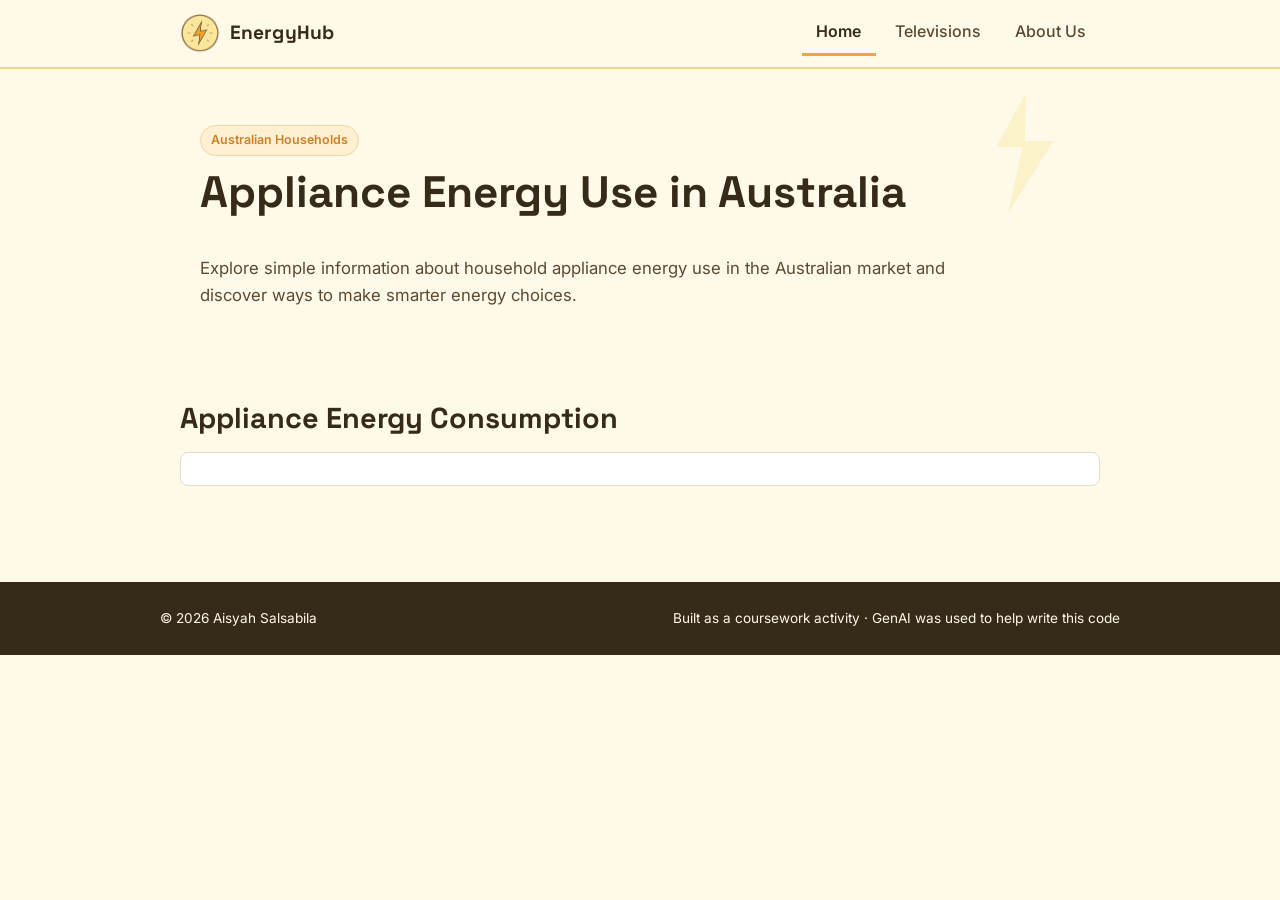
<file: index.html>
<!DOCTYPE html>
<html lang="en-AU">

<head>
  <meta charset="UTF-8">
  <meta name="viewport" content="width=device-width, initial-scale=1.0">
  <title>EnergyHub — Appliance Energy Use in Australia</title>
  <link rel="icon" href="logo.png" type="image/png">
  <link rel="stylesheet" href="style.css">
</head>

<body>

  <a class="skip-link" href="#main-content">Skip to content</a>

  <!-- Navigation -->
  <header class="site-header">
    <nav class="nav-bar" aria-label="Primary">

      <a
        class="brand"
        href="index.html"
        data-page="index.html"
        aria-label="EnergyHub home"
      >
        <img src="logo.png" alt="EnergyHub logo">
        <span class="brand-name">EnergyHub</span>
      </a>

      <button
        class="nav-toggle"
        aria-expanded="false"
        aria-controls="primary-nav"
      >
        <span class="visually-hidden">Toggle menu</span>
        <span></span>
      </button>

      <ul class="nav-links" id="primary-nav">
        <li><a href="index.html" data-page="index.html">Home</a></li>
        <li><a href="televisions.html" data-page="televisions.html">Televisions</a></li>
        <li><a href="about.html" data-page="about.html">About Us</a></li>
      </ul>

    </nav>
  </header>


  <main id="main-content">

    <!-- Hero Section -->
    <section class="hero">
      <span class="eyebrow-tag">Australian Households</span>

      <h1>Appliance Energy Use in Australia</h1>

      <p class="lede">
        Explore simple information about household appliance energy use
        in the Australian market and discover ways to make smarter
        energy choices.
      </p>
    </section>

    <!-- Content elements -->
    <section class="chart-section">
      <h2>Appliance Energy Consumption</h2>
      <div id="content"></div>

      <!-- Container for T04-3 chart -->
      <div class="responsive-svg-container"></div>
    </section>

  </main>


  <!-- Footer -->
  <footer class="site-footer">
    <div class="footer-inner">
      <p>
        &copy; <span id="current-year">2026</span> Aisyah Salsabila
      </p>

      <p>
        Built as a coursework activity · GenAI was used to help write this code
      </p>
    </div>
  </footer>


  <!-- D3 library -->
  <script src="https://d3js.org/d3.v7.min.js"></script>

  <!-- T04-4 loader -->
  <script src="t04-4-load.js"></script>

  <script src="t04-5-bars.js"></script>

  <!-- Old T04-2 demo (temporarily disabled) -->
  <!-- <script src="energy-d3.js"></script> -->

  <!-- Site navigation script -->
  <script src="script.js"></script>

</body>
</html>
</file>
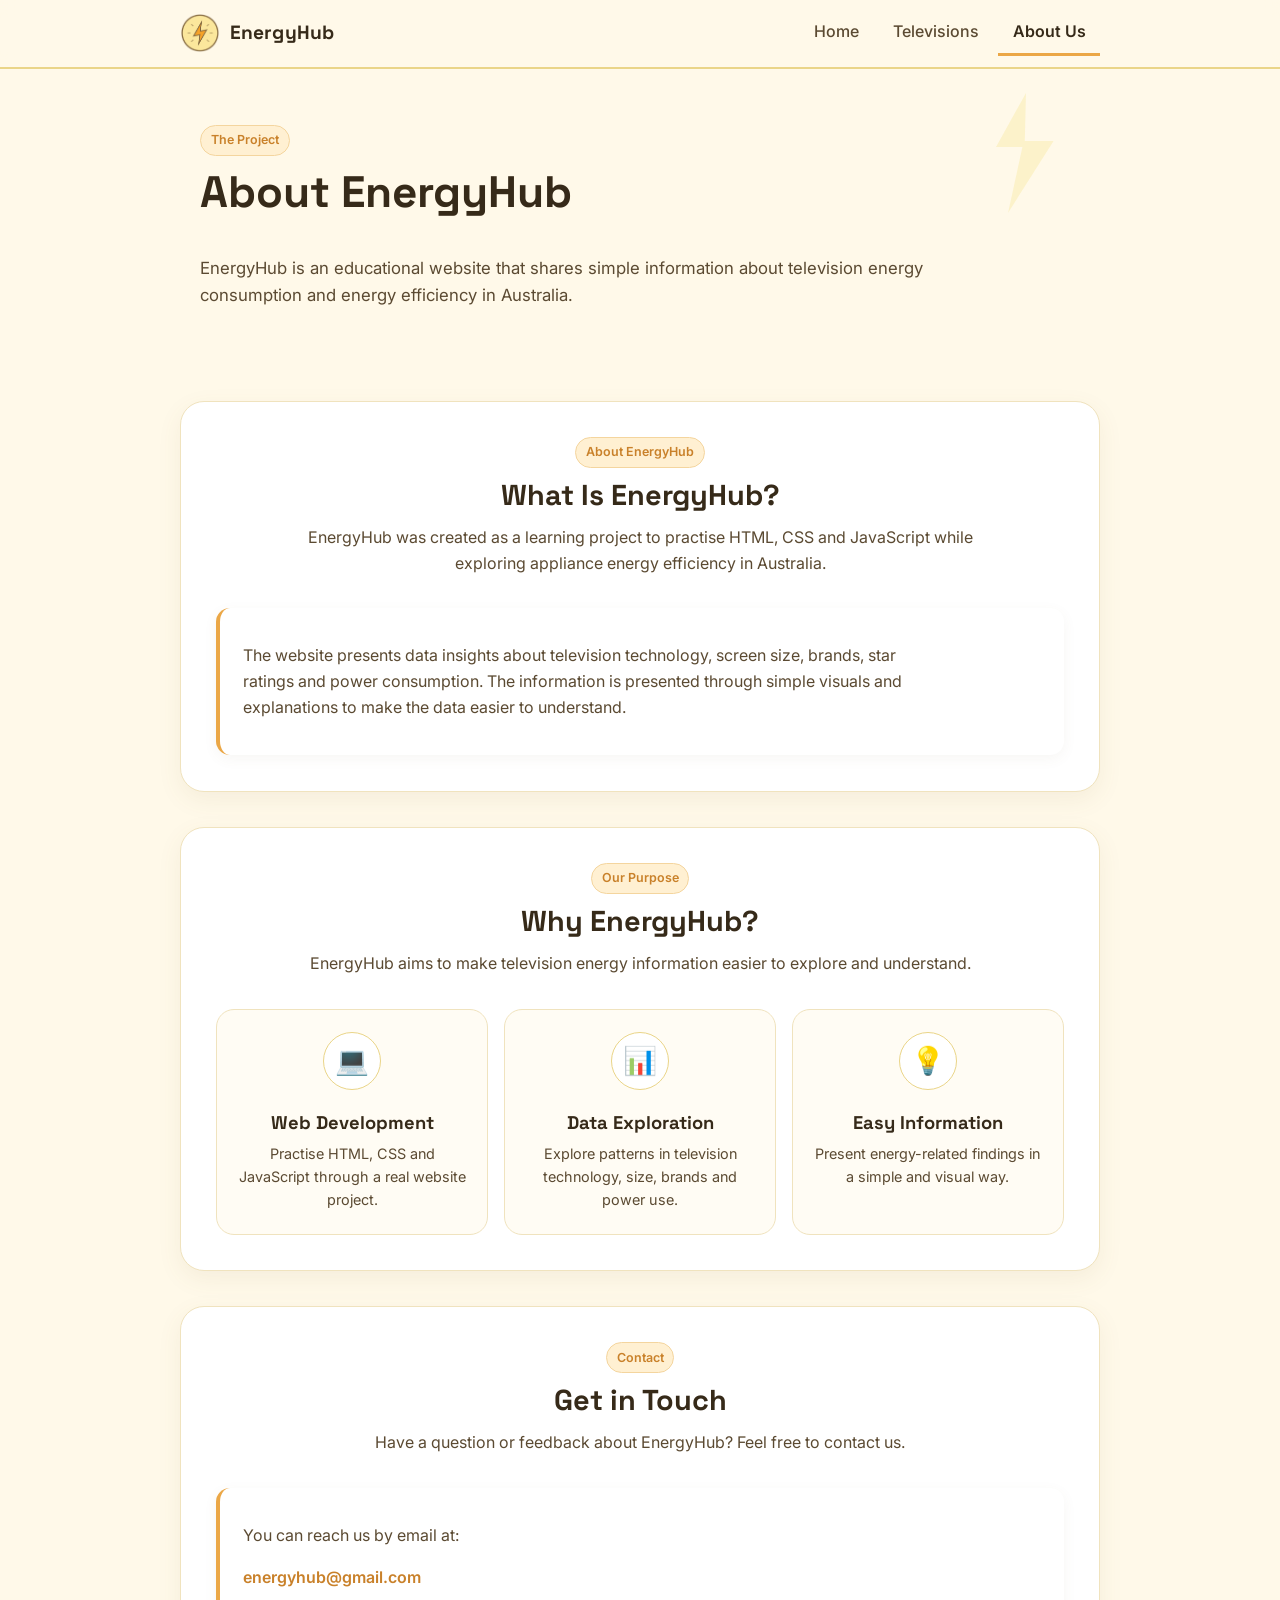
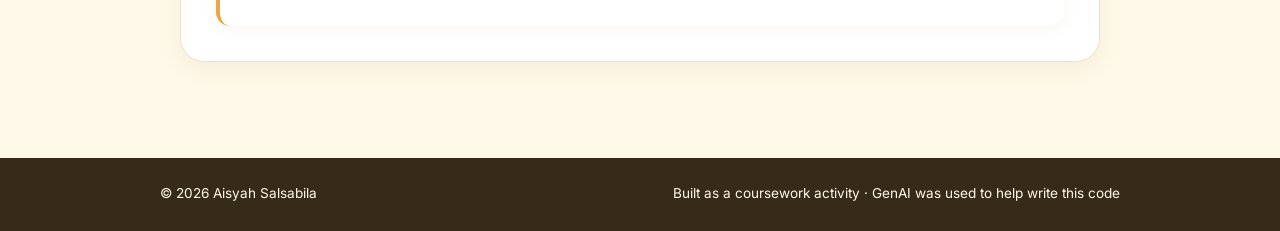
<file: about.html>
<!DOCTYPE html>
<html lang="en-AU">

<head>
  <meta charset="UTF-8">
  <meta name="viewport" content="width=device-width, initial-scale=1.0">
  <title>About Us — EnergyHub</title>
  <link rel="icon" href="logo.png" type="image/png">
  <link rel="stylesheet" href="style.css">
</head>

<body>

  <a class="skip-link" href="#main-content">Skip to content</a>

  <!-- Navigation -->
  <header class="site-header">
    <nav class="nav-bar" aria-label="Primary">

      <a
        class="brand"
        href="index.html"
        data-page="index.html"
        aria-label="EnergyHub home"
      >
        <img src="logo.png" alt="EnergyHub logo">
        <span class="brand-name">EnergyHub</span>
      </a>

      <button
        class="nav-toggle"
        aria-expanded="false"
        aria-controls="primary-nav"
      >
        <span class="visually-hidden">Toggle menu</span>
        <span></span>
      </button>

      <ul class="nav-links" id="primary-nav">
        <li>
          <a href="index.html" data-page="index.html">Home</a>
        </li>

        <li>
          <a href="televisions.html" data-page="televisions.html">
            Televisions
          </a>
        </li>

        <li>
          <a href="about.html" data-page="about.html">About Us</a>
        </li>
      </ul>

    </nav>
  </header>


  <main id="main-content">

    <!-- Hero Section -->
    <section class="hero">

      <span class="eyebrow-tag">The Project</span>

      <h1>About EnergyHub</h1>

      <p class="lede">
        EnergyHub is an educational website that shares simple information
        about television energy consumption and energy efficiency in Australia.
      </p>

    </section>


    <!-- About Section -->
    <section
      class="section-card"
      aria-labelledby="about-heading"
    >

      <div class="section-header">

        <span class="eyebrow-tag">About EnergyHub</span>

        <h2 id="about-heading">What Is EnergyHub?</h2>

        <p>
          EnergyHub was created as a learning project to practise HTML, CSS
          and JavaScript while exploring appliance energy efficiency in
          Australia.
        </p>

      </div>

      <div class="contact-card">

        <p>
          The website presents data insights about television technology,
          screen size, brands, star ratings and power consumption. The
          information is presented through simple visuals and explanations
          to make the data easier to understand.
        </p>

      </div>

    </section>


    <!-- Project Purpose Section -->
    <section
      class="section-card"
      aria-labelledby="purpose-heading"
    >

      <div class="section-header">

        <span class="eyebrow-tag">Our Purpose</span>

        <h2 id="purpose-heading">Why EnergyHub?</h2>

        <p>
          EnergyHub aims to make television energy information easier to
          explore and understand.
        </p>

      </div>

      <div class="audience-grid">

        <!-- Purpose 1 -->
        <div class="audience-card">

          <div class="audience-icon">💻</div>

          <h3>Web Development</h3>

          <p>
            Practise HTML, CSS and JavaScript through a real website project.
          </p>

        </div>


        <!-- Purpose 2 -->
        <div class="audience-card">

          <div class="audience-icon">📊</div>

          <h3>Data Exploration</h3>

          <p>
            Explore patterns in television technology, size, brands and power use.
          </p>

        </div>


        <!-- Purpose 3 -->
        <div class="audience-card">

          <div class="audience-icon">💡</div>

          <h3>Easy Information</h3>

          <p>
            Present energy-related findings in a simple and visual way.
          </p>

        </div>

      </div>

    </section>


    <!-- Contact Section -->
    <section
      class="section-card"
      aria-labelledby="contact-heading"
    >

      <div class="section-header">

        <span class="eyebrow-tag">Contact</span>

        <h2 id="contact-heading">Get in Touch</h2>

        <p>
          Have a question or feedback about EnergyHub? Feel free to contact us.
        </p>

      </div>

      <div class="contact-card">

        <p>
          You can reach us by email at:
        </p>

        <p>
          <a href="mailto:energyhub@gmail.com">
            energyhub@gmail.com
          </a>
        </p>

      </div>

    </section>

  </main>


  <!-- Footer -->
  <footer class="site-footer">

    <div class="footer-inner">

      <p>
        &copy; <span id="current-year">2026</span> Aisyah Salsabila
      </p>

      <p>
        Built as a coursework activity · GenAI was used to help write this code
      </p>

    </div>

  </footer>


  <script src="script.js"></script>

</body>
</html>
</file>
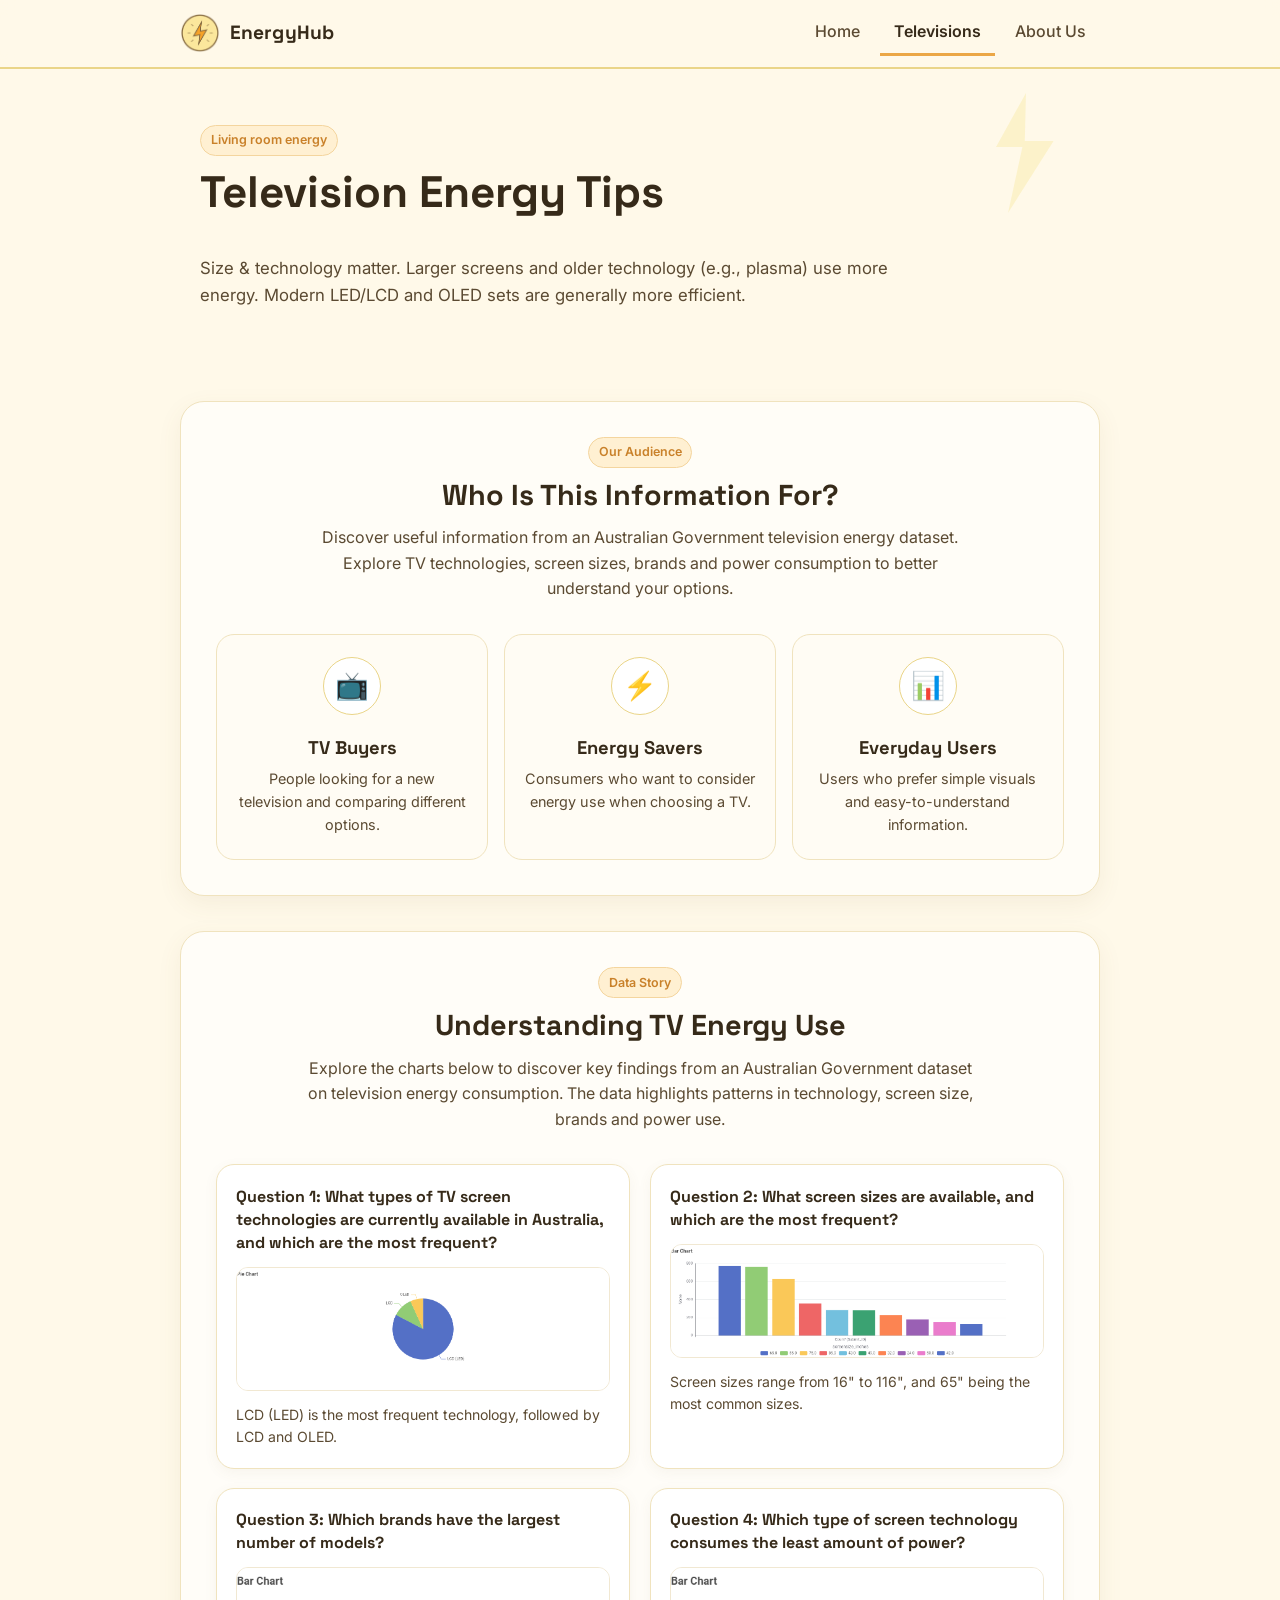
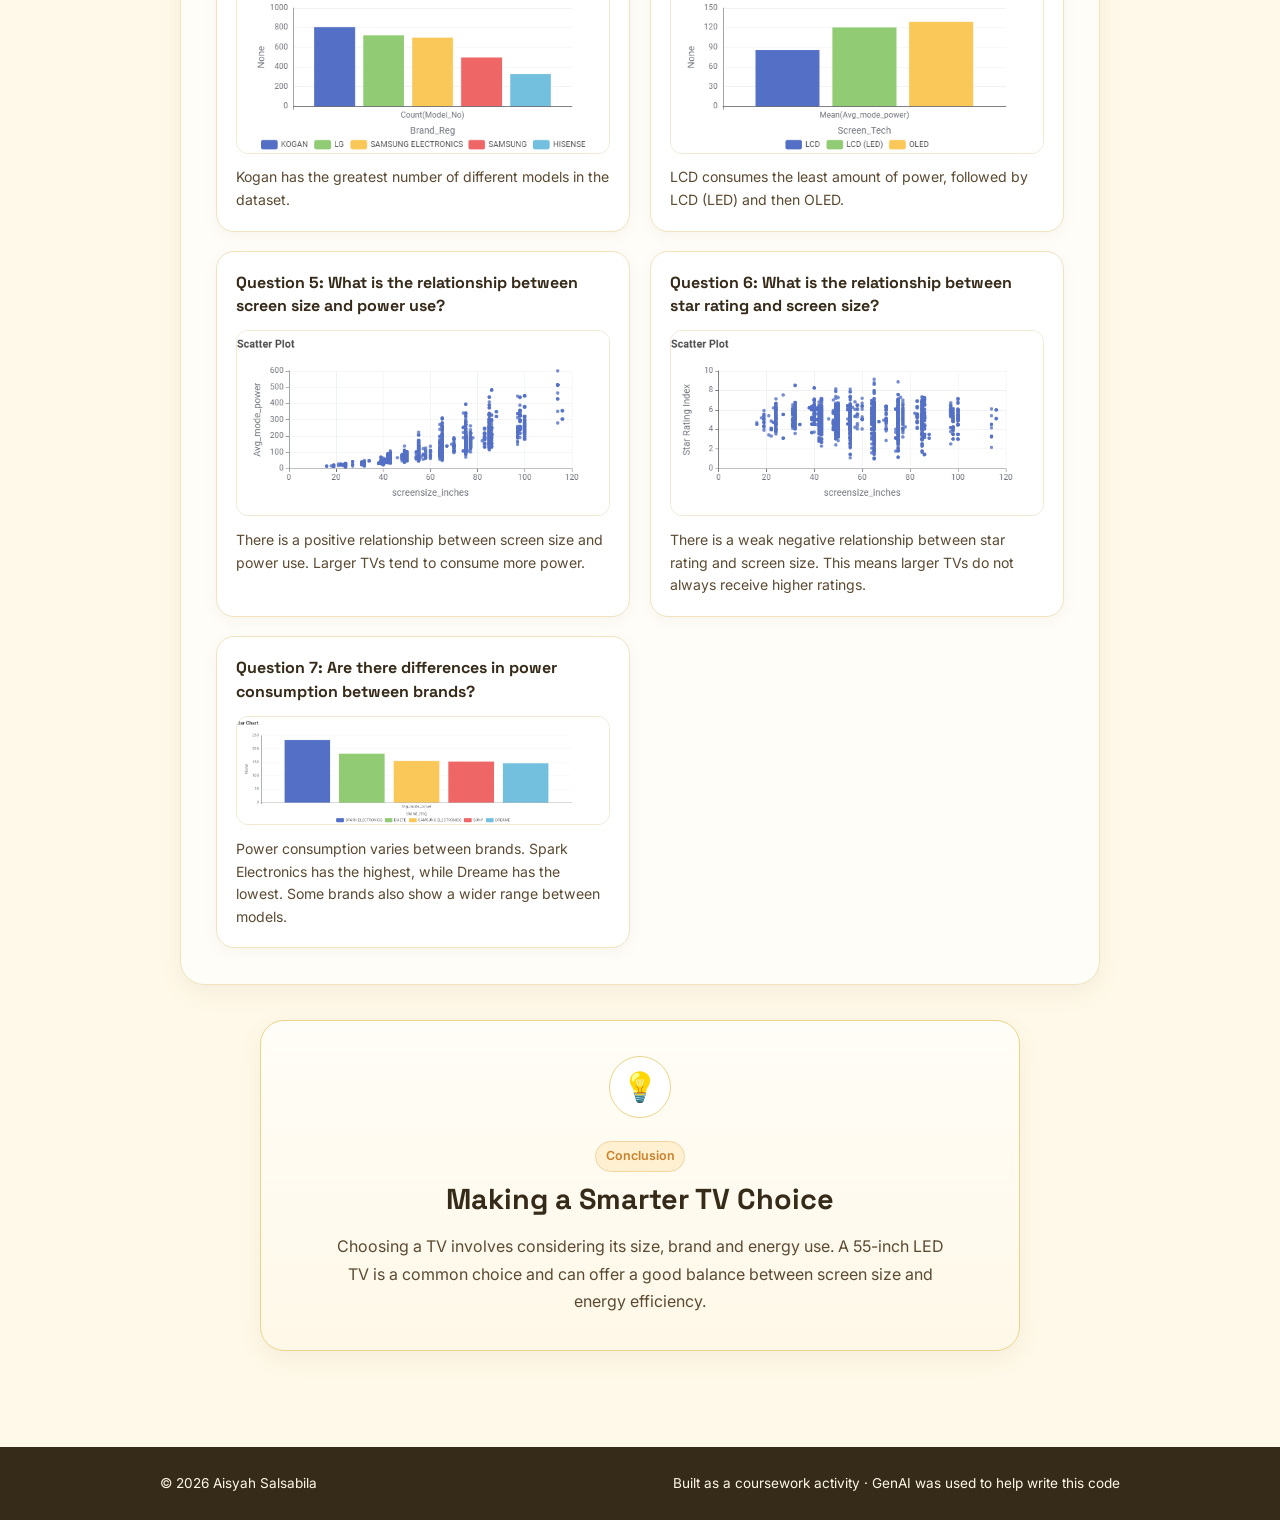
<file: televisions.html>
<!DOCTYPE html>
<html lang="en-AU">

<head>
  <meta charset="UTF-8">
  <meta name="viewport" content="width=device-width, initial-scale=1.0">
  <title>Televisions — EnergyHub</title>
  <link rel="icon" href="logo.png" type="image/png">
  <link rel="stylesheet" href="style.css">
</head>

<body>

  <a class="skip-link" href="#main-content">Skip to content</a>

  <!-- Navigation -->
  <header class="site-header">
    <nav class="nav-bar" aria-label="Primary">

      <a
        class="brand"
        href="index.html"
        data-page="index.html"
        aria-label="EnergyHub home"
      >
        <img src="logo.png" alt="EnergyHub logo">
        <span class="brand-name">EnergyHub</span>
      </a>

      <button
        class="nav-toggle"
        aria-expanded="false"
        aria-controls="primary-nav"
      >
        <span class="visually-hidden">Toggle menu</span>
        <span></span>
      </button>

      <ul class="nav-links" id="primary-nav">
        <li>
          <a href="index.html" data-page="index.html">Home</a>
        </li>

        <li>
          <a href="televisions.html" data-page="televisions.html">Televisions</a>
        </li>

        <li>
          <a href="about.html" data-page="about.html">About Us</a>
        </li>
      </ul>

    </nav>
  </header>


  <main id="main-content">

    <!-- Hero Section -->
    <section class="hero">

      <span class="eyebrow-tag">Living room energy</span>

      <h1>Television Energy Tips</h1>

      <p class="lede">
        Size &amp; technology matter. Larger screens and older technology
        (e.g., plasma) use more energy. Modern LED/LCD and OLED sets are
        generally more efficient.
      </p>

    </section>


    <!-- Audience Section -->
    <section
      class="section-card audience-section"
      aria-labelledby="market-heading"
    >

      <div class="section-header">

        <span class="eyebrow-tag">Our Audience</span>

        <h2 id="market-heading">Who Is This Information For?</h2>

      <p>
      Discover useful information from an Australian Government television
      energy dataset. Explore TV technologies, screen sizes, brands and
      power consumption to better understand your options.
</p>

      </div>


      <div class="audience-grid">

        <!-- Audience 1 -->
        <div class="audience-card">

          <div class="audience-icon">📺</div>

          <h3>TV Buyers</h3>

          <p>
            People looking for a new television and comparing different options.
          </p>

        </div>


        <!-- Audience 2 -->
        <div class="audience-card">

          <div class="audience-icon">⚡</div>

          <h3>Energy Savers</h3>

          <p>
            Consumers who want to consider energy use when choosing a TV.
          </p>

        </div>


        <!-- Audience 3 -->
        <div class="audience-card">

          <div class="audience-icon">📊</div>

          <h3>Everyday Users</h3>

          <p>
            Users who prefer simple visuals and easy-to-understand information.
          </p>

        </div>

      </div>

    </section>


    <!-- Data Story Section -->
    <section
      class="section-card data-story-section"
      aria-labelledby="data-story-heading"
    >

      <div class="section-header">

        <span class="eyebrow-tag">Data Story</span>

        <h2 id="data-story-heading">Understanding TV Energy Use</h2>

        <p>
          Explore the charts below to discover key findings from an Australian
          Government dataset on television energy consumption. The data highlights
          patterns in technology, screen size, brands and power use.
        </p>

      </div>


      <div class="chart-grid">

        <!-- Chart 1 -->
        <div class="chart-block">

          <h3>
            Question 1: What types of TV screen technologies are currently
            available in Australia, and which are the most frequent?
          </h3>

          <img
            src="chart-1.png"
            alt="Chart 1: TV screen technologies available in Australia"
            class="chart-image"
          >

          <p class="chart-caption">
            LCD (LED) is the most frequent technology, followed by LCD and OLED.
          </p>

        </div>


        <!-- Chart 2 -->
        <div class="chart-block">

          <h3>
            Question 2: What screen sizes are available, and which are the most frequent?
          </h3>

          <img
            src="chart-2.png"
            alt="Chart 2: TV screen sizes available and most frequent"
            class="chart-image"
          >

          <p class="chart-caption">
            Screen sizes range from 16" to 116", and 65" being the most common sizes.
          </p>

        </div>


        <!-- Chart 3 -->
        <div class="chart-block">

          <h3>
            Question 3: Which brands have the largest number of models?
          </h3>

          <img
            src="chart-3.png"
            alt="Chart 3: Brands with the largest number of models"
            class="chart-image"
          >

          <p class="chart-caption">
            Kogan has the greatest number of different models in the dataset.
          </p>

        </div>


        <!-- Chart 4 -->
        <div class="chart-block">

          <h3>
            Question 4: Which type of screen technology consumes the least amount of power?
          </h3>

          <img
            src="chart-4.png"
            alt="Chart 4: Screen technology with the least power consumption"
            class="chart-image"
          >

          <p class="chart-caption">
            LCD consumes the least amount of power, followed by LCD (LED) and then OLED.
          </p>

        </div>


        <!-- Chart 5 -->
        <div class="chart-block">

          <h3>
            Question 5: What is the relationship between screen size and power use?
          </h3>

          <img
            src="chart-5.png"
            alt="Chart 5: Relationship between screen size and power use"
            class="chart-image"
          >

          <p class="chart-caption">
            There is a positive relationship between screen size and power use.
            Larger TVs tend to consume more power.
          </p>

        </div>


        <!-- Chart 6 -->
        <div class="chart-block">

          <h3>
            Question 6: What is the relationship between star rating and screen size?
          </h3>

          <img
            src="chart-6.png"
            alt="Chart 6: Relationship between star rating and screen size"
            class="chart-image"
          >

          <p class="chart-caption">
            There is a weak negative relationship between star rating and screen size.
            This means larger TVs do not always receive higher ratings.
          </p>

        </div>


        <!-- Chart 7 -->
        <div class="chart-block">

          <h3>
            Question 7: Are there differences in power consumption between brands?
          </h3>

          <img
            src="chart-7b.png"
            alt="Chart 7b: Power consumption differences between brands"
            class="chart-image"
          >

          <p class="chart-caption">
            Power consumption varies between brands. Spark Electronics has the highest,
            while Dreame has the lowest. Some brands also show a wider range between models.
          </p>

        </div>

      </div>

    </section>


    <!-- Conclusion Section -->
    <section
      class="section-card conclusion-section"
      aria-labelledby="conclusion-heading"
    >

      <div class="conclusion-icon">💡</div>

      <span class="eyebrow-tag">Conclusion</span>

      <h2 id="conclusion-heading">Making a Smarter TV Choice</h2>

      <p>
        Choosing a TV involves considering its size, brand and energy use.
        A 55-inch LED TV is a common choice and can offer a good balance
        between screen size and energy efficiency.
      </p>

    </section>

  </main>


  <!-- Footer -->
  <footer class="site-footer">

    <div class="footer-inner">

      <p>
        &copy; <span id="current-year">2026</span> Aisyah Salsabila
      </p>

      <p>
        Built as a coursework activity · GenAI was used to help write this code
      </p>

    </div>

  </footer>


  <script src="script.js"></script>

</body>
</html>
</file>
<file: style.css>
/* =========================================================
   EnergyHub — stylesheet
   Soft logo-matching palette:
     soft cream #FFF9E9
     light gold #F8E8A5
     brown     #7D6744
     orange    #EBA746
   ========================================================= */

@import url('https://fonts.googleapis.com/css2?family=Space+Grotesk:wght@500;600;700&family=Inter:wght@400;500;600&display=swap');


/* =========================================================
   ROOT VARIABLES
   ========================================================= */

:root {
  --gold:        #F8E8A5;
  --gold-soft:   #FFF9E9;
  --gold-pale:   #FFFCF4;
  --gold-deep:   #EAD588;

  --brown:       #7D6744;
  --brown-text:  #5B4A32;
  --brown-deep:  #362A19;

  --orange:      #EBA746;
  --orange-soft: #FFF0D2;
  --orange-deep: #C9812A;

  --white:       #FFFFFF;

  --border:      #F0E3BE;

  --shadow:      0 8px 24px rgba(125, 103, 68, 0.08);
  --shadow-soft: 0 4px 14px rgba(125, 103, 68, 0.06);

  --font-head: 'Space Grotesk', sans-serif;
  --font-body: 'Inter', sans-serif;

  --max-width: 960px;
}


/* =========================================================
   GENERAL
   ========================================================= */

* {
  box-sizing: border-box;
}

html {
  scroll-behavior: smooth;
}

body {
  margin: 0;
  font-family: var(--font-body);
  color: var(--brown-text);
  background: var(--gold-soft);
  line-height: 1.6;
}

a {
  color: inherit;
  text-decoration: none;
}

img {
  max-width: 100%;
  display: block;
}

h1,
h2,
h3 {
  font-family: var(--font-head);
  color: var(--brown-deep);
  line-height: 1.2;
  margin-top: 0;
}

h1 {
  font-size: clamp(2rem, 4vw, 2.75rem);
}

h2 {
  font-size: clamp(1.4rem, 2.6vw, 1.8rem);
  margin-bottom: 0.6em;
}

h3 {
  font-size: 1.15rem;
}

p {
  max-width: 68ch;
}

.responsive-svg-container {
  background-color: #ffffff;
  border: 1px solid #e5dcc3;
  border-radius: 8px;
  padding: 1rem;
}

/* =========================================================
   ACCESSIBILITY
   ========================================================= */

.visually-hidden {
  position: absolute;
  width: 1px;
  height: 1px;
  overflow: hidden;
  clip: rect(0 0 0 0);
  white-space: nowrap;
}

.skip-link {
  position: absolute;
  left: -999px;
  top: 0;
  background: var(--orange);
  color: var(--brown-deep);
  padding: 0.6em 1em;
  z-index: 200;
  font-weight: 600;
}

.skip-link:focus {
  left: 0.5em;
  top: 0.5em;
}


/* =========================================================
   NAVIGATION
   ========================================================= */

.site-header {
  position: sticky;
  top: 0;
  z-index: 100;
  background: rgba(255, 249, 233, 0.96);
  backdrop-filter: blur(8px);
  border-bottom: 2px solid var(--gold-deep);
}

.nav-bar {
  max-width: var(--max-width);
  margin: 0 auto;
  padding: 0.7em 1.25em;
  display: flex;
  align-items: center;
  justify-content: space-between;
}

.brand {
  display: flex;
  align-items: center;
  gap: 0.6em;
}

.brand img {
  width: 40px;
  height: 40px;
  border-radius: 50%;
  transition: transform 0.2s ease;
}

.brand:hover img,
.brand:focus-visible img {
  transform: rotate(-8deg) scale(1.06);
}

.brand-name {
  font-family: var(--font-head);
  font-weight: 700;
  font-size: 1.2rem;
  color: var(--brown-deep);
  letter-spacing: 0.01em;
}

.nav-links {
  list-style: none;
  display: flex;
  gap: 0.3em;
  margin: 0;
  padding: 0;
}

.nav-links a {
  display: inline-block;
  padding: 0.5em 0.9em;
  font-weight: 500;
  color: var(--brown-text);
  border-bottom: 3px solid transparent;
  transition:
    color 0.18s ease,
    border-color 0.18s ease;
}

.nav-links a:hover,
.nav-links a:focus-visible {
  color: var(--orange-deep);
  border-color: var(--orange);
}

.nav-links a[aria-current="page"] {
  color: var(--brown-deep);
  border-color: var(--orange);
  font-weight: 600;
}


/* =========================================================
   MOBILE NAVIGATION
   ========================================================= */

.nav-toggle {
  display: none;
  background: var(--white);
  border: 2px solid var(--gold-deep);
  border-radius: 12px;
  width: 42px;
  height: 38px;
  cursor: pointer;
  align-items: center;
  justify-content: center;
}

.nav-toggle span,
.nav-toggle span::before,
.nav-toggle span::after {
  content: "";
  display: block;
  width: 20px;
  height: 2px;
  background: var(--brown-deep);
  position: relative;
  transition: transform 0.2s ease;
}

.nav-toggle span::before {
  position: absolute;
  top: -6px;
}

.nav-toggle span::after {
  position: absolute;
  top: 6px;
}

@media (max-width: 640px) {

  .nav-toggle {
    display: flex;
  }

  .nav-links {
    position: absolute;
    top: 100%;
    left: 0;
    right: 0;
    flex-direction: column;
    background: var(--gold-soft);
    border-bottom: 2px solid var(--gold-deep);
    max-height: 0;
    overflow: hidden;
    transition: max-height 0.25s ease;
  }

  .nav-links.open {
    max-height: 320px;
  }

  .nav-links a {
    border-bottom: 1px solid var(--gold-deep);
    border-left: 3px solid transparent;
  }

  .nav-links a[aria-current="page"] {
    border-left-color: var(--orange);
    border-bottom-color: var(--gold-deep);
  }
}


/* =========================================================
   HERO
   ========================================================= */

.hero {
  max-width: var(--max-width);
  margin: 0 auto;
  padding: 3.5em 1.25em 2.5em;
  position: relative;
}

.hero::before {
  content: "";
  position: absolute;
  right: 1.25em;
  top: 1.5em;
  width: 120px;
  height: 120px;
  background: var(--gold);
  clip-path: polygon(
    55% 0%,
    30% 45%,
    52% 45%,
    40% 100%,
    78% 40%,
    54% 40%
  );
  opacity: 0.45;
  z-index: -1;
}

.hero p.lede {
  font-size: 1.05rem;
  color: var(--brown-text);
}


/* =========================================================
   EYEBROW TAG
   ========================================================= */

.eyebrow-tag {
  display: inline-block;
  background: var(--orange-soft);
  color: var(--orange-deep);
  font-weight: 600;
  font-size: 0.78rem;
  padding: 0.35em 0.8em;
  border-radius: 999px;
  margin-bottom: 0.8em;
  border: 1px solid #F4D59E;
}


/* =========================================================
   MAIN
   ========================================================= */

main {
  max-width: var(--max-width);
  margin: 0 auto;
  padding: 0 1.25em 3em;
}

section + section {
  margin-top: 2.2em;
}


/* =========================================================
   GENERAL LISTS
   ========================================================= */

.facts-list {
  list-style: none;
  margin: 0;
  padding: 0;
  display: grid;
  gap: 0.9em;
}

.facts-list li {
  background: var(--white);
  border-left: 4px solid var(--orange);
  padding: 0.9em 1.1em;
  border-radius: 10px;
  box-shadow: var(--shadow-soft);
}

.tips-list {
  padding-left: 1.2em;
}

.tips-list li {
  margin-bottom: 0.6em;
}

.note-box {
  background: var(--gold-pale);
  border: 1px dashed var(--gold-deep);
  border-radius: 14px;
  padding: 1em 1.2em;
  font-size: 0.95rem;
}


/* =========================================================
   MAIN SECTION CARDS
   ========================================================= */

.section-card {
  background: var(--white);
  border: 1px solid var(--border);
  border-radius: 24px;
  padding: 2.2em;
  box-shadow: var(--shadow);
}


/* =========================================================
   SECTION HEADER
   ========================================================= */

.section-header {
  text-align: center;
  max-width: 760px;
  margin: 0 auto 2em;
}

.section-header h2 {
  margin-bottom: 0.45em;
}

.section-header p {
  margin: 0 auto;
  color: var(--brown-text);
}


/* =========================================================
   AUDIENCE SECTION
   ========================================================= */

.audience-section {
  background: #FFFDF7;
}

.audience-grid {
  display: grid;
  grid-template-columns: repeat(3, 1fr);
  gap: 1em;
}

.audience-card {
  background: var(--gold-pale);
  border: 1px solid var(--border);
  border-radius: 18px;
  padding: 1.4em 1.2em;
  text-align: center;
  transition:
    transform 0.2s ease,
    box-shadow 0.2s ease;
}

.audience-card:hover {
  transform: translateY(-4px);
  box-shadow: var(--shadow-soft);
}

.audience-icon {
  width: 58px;
  height: 58px;
  margin: 0 auto 0.8em;
  display: flex;
  align-items: center;
  justify-content: center;
  background: var(--white);
  border: 1px solid var(--gold-deep);
  border-radius: 50%;
  font-size: 1.7rem;
}

.audience-card h3 {
  margin-bottom: 0.45em;
}

.audience-card p {
  margin: 0 auto;
  font-size: 0.9rem;
  line-height: 1.6;
}


/* =========================================================
   DATA STORY SECTION
   ========================================================= */

.data-story-section {
  background: #FFFDF8;
}

.chart-grid {
  display: grid;
  grid-template-columns: repeat(2, 1fr);
  gap: 1.2em;
}

.chart-block {
  background: var(--white);
  border: 1px solid var(--border);
  border-radius: 18px;
  padding: 1.2em;
  box-shadow: var(--shadow-soft);
  transition:
    transform 0.2s ease,
    box-shadow 0.2s ease;
}

.chart-block:hover {
  transform: translateY(-3px);
  box-shadow: var(--shadow);
}

.chart-block h3 {
  margin-bottom: 0.8em;
  font-size: 1rem;
  line-height: 1.45;
}

.chart-image {
  width: 100%;
  height: auto;
  display: block;
  margin: 0.8em 0;
  border-radius: 12px;
  border: 1px solid #F1E8D2;
}

.chart-caption {
  font-size: 0.88rem;
  color: var(--brown-text);
  margin-top: 0.8em;
  margin-bottom: 0;
  line-height: 1.6;
}


/* =========================================================
   CONCLUSION
   ========================================================= */

.conclusion-section {
  max-width: 760px;
  margin-left: auto;
  margin-right: auto;
  text-align: center;
  background: linear-gradient(
    180deg,
    #FFFDF7 0%,
    #FFF8E8 100%
  );
  border: 1px solid var(--gold-deep);
}

.conclusion-icon {
  width: 62px;
  height: 62px;
  margin: 0 auto 0.8em;
  display: flex;
  align-items: center;
  justify-content: center;
  background: var(--white);
  border: 1px solid var(--gold-deep);
  border-radius: 50%;
  font-size: 1.8rem;
}

.conclusion-section h2 {
  margin-bottom: 0.6em;
}

.conclusion-section p {
  max-width: 620px;
  margin: 0 auto;
  line-height: 1.7;
}


/* =========================================================
   CONTACT / ABOUT
   ========================================================= */

.contact-card {
  background: var(--white);
  border-radius: 14px;
  padding: 1.2em 1.4em;
  border-left: 4px solid var(--orange);
  box-shadow: var(--shadow-soft);
}

.contact-card a {
  color: var(--orange-deep);
  font-weight: 600;
}

.contact-card a:hover {
  text-decoration: underline;
}


/* =========================================================
   FOOTER
   ========================================================= */

.site-footer {
  background: var(--brown-deep);
  color: var(--gold-soft);
  padding: 1.6em 1.25em;
  margin-top: 3em;
}

.footer-inner {
  max-width: var(--max-width);
  margin: 0 auto;
  display: flex;
  flex-wrap: wrap;
  justify-content: space-between;
  gap: 0.5em;
  font-size: 0.85rem;
}

.footer-inner p {
  margin: 0;
  max-width: none;
}

.site-footer a {
  color: var(--gold);
}

.site-footer a:hover {
  text-decoration: underline;
}


/* =========================================================
   RESPONSIVE
   ========================================================= */

@media (max-width: 768px) {

  .section-card {
    padding: 1.4em;
    border-radius: 20px;
  }

  .audience-grid,
  .chart-grid {
    grid-template-columns: 1fr;
  }

  .hero {
    padding-top: 2.5em;
  }

}


@media (max-width: 480px) {

  .section-card {
    padding: 1.1em;
  }

  .audience-card {
    padding: 1.2em 1em;
  }

  .chart-block {
    padding: 1em;
  }

}
</file>
